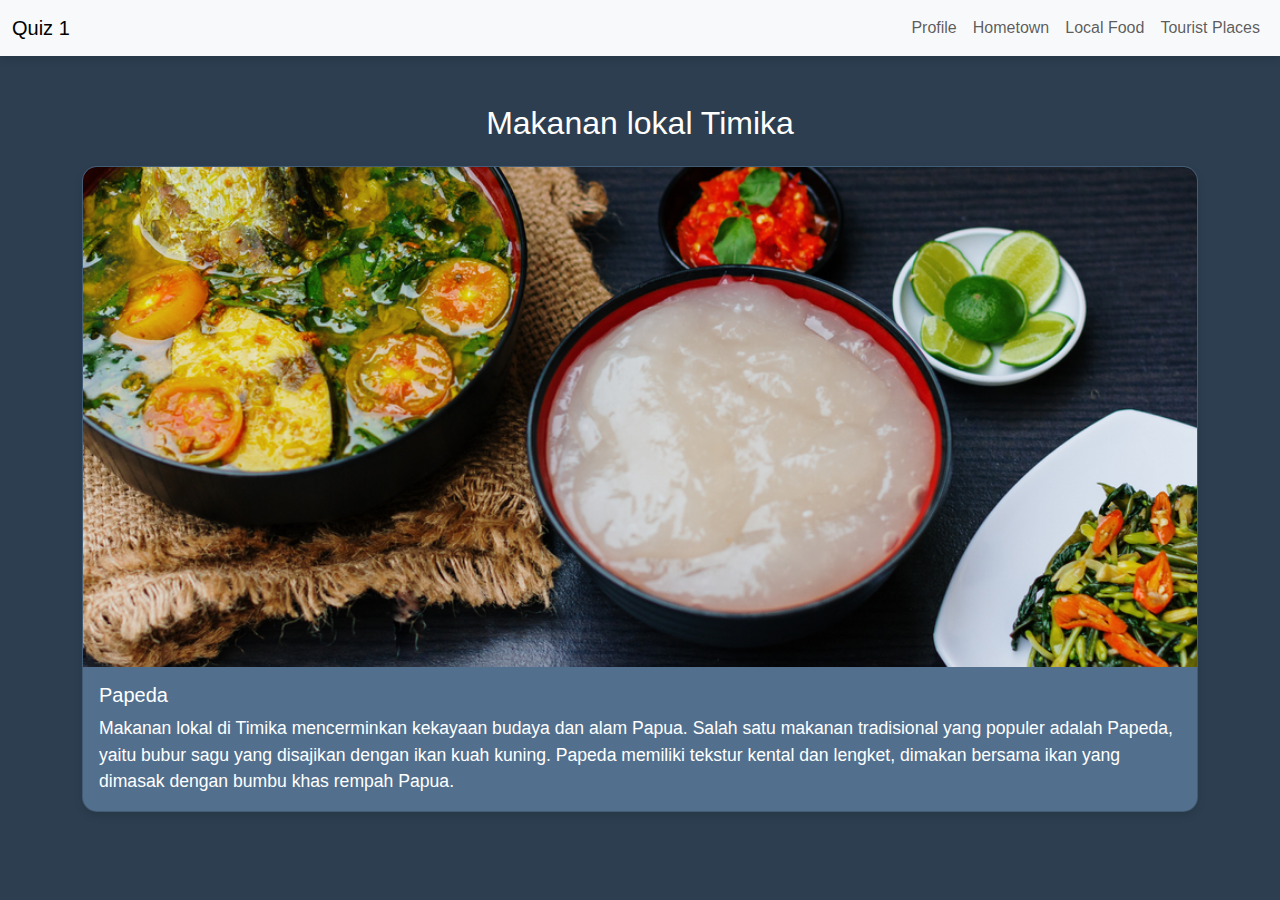
<file: food.html>
<!DOCTYPE html>
<html lang="en">
<head>
    <meta charset="UTF-8">
    <meta name="viewport" content="width=device-width, initial-scale=1.0">
    <title>Tourist Places | Triana's Website</title>
    <link href="https://cdn.jsdelivr.net/npm/bootstrap@5.3.0/dist/css/bootstrap.min.css" rel="stylesheet">
    <link rel="stylesheet" href="css/style.css">
</head>
<body>
    <nav class="navbar navbar-expand-lg navbar-light bg-light">
        <div class="container-fluid">
            <a class="navbar-brand" href="index.html">Quiz 1</a>
            <button class="navbar-toggler" type="button" data-bs-toggle="collapse" data-bs-target="#navbarNav" aria-controls="navbarNav" aria-expanded="false" aria-label="Toggle navigation">
                <span class="navbar-toggler-icon"></span>
            </button>
            <div class="collapse navbar-collapse" id="navbarNav">
                <ul class="navbar-nav ms-auto mb-2 mb-lg-0">
                    <li class="nav-item">
                        <a class="nav-link" href="profile.html">Profile</a>
                    </li>
                    <li class="nav-item">
                        <a class="nav-link" href="hometown.html">Hometown</a>
                    </li>
                    <li class="nav-item">
                        <a class="nav-link" href="food.html">Local Food</a>
                    </li>
                    <li class="nav-item">
                        <a class="nav-link" href="tourist.html">Tourist Places</a>
                    </li>
                </ul>
            </div>
        </div>
    </nav>    
    <div class="container mt-5">
        <h2 class="text-center">Makanan lokal Timika</h2>

        <div class="card mt-4">
            <img src="img/Papeda.jpg" class="card-img-top img-fluid" alt="Papeda">
            <div class="card-body">
                <h5 class="card-title">Papeda</h5>
                <p class="card-text">Makanan lokal di Timika mencerminkan kekayaan budaya dan alam Papua. Salah satu makanan tradisional yang populer adalah Papeda, yaitu bubur sagu yang disajikan dengan ikan kuah kuning. Papeda memiliki tekstur kental dan lengket, dimakan bersama ikan yang dimasak dengan bumbu khas rempah Papua. 
                </p>
            </div>
        </div>
    </div>

    <script src="https://cdn.jsdelivr.net/npm/bootstrap@5.3.0/dist/js/bootstrap.bundle.min.js"></script>
</body>
</html>
</file>
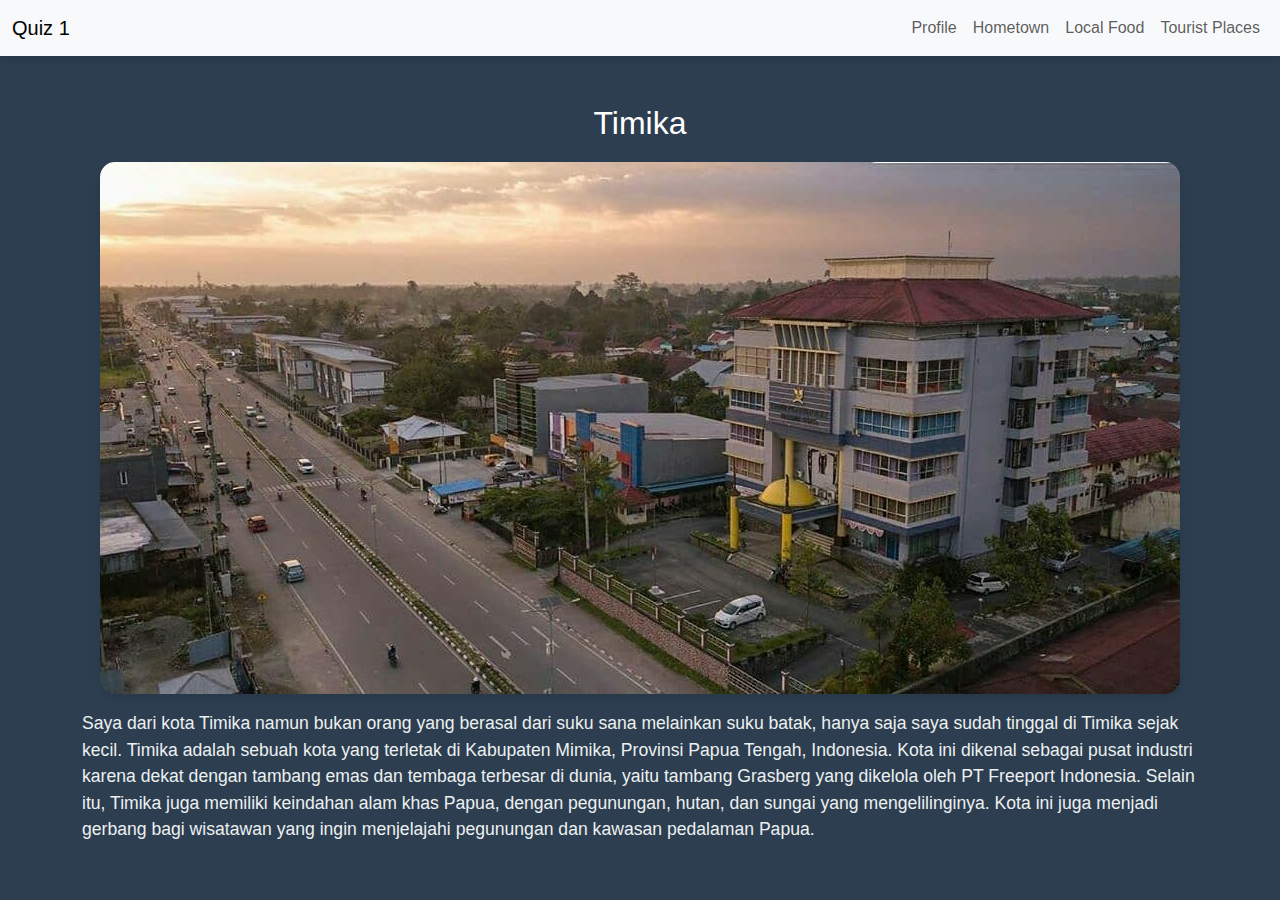
<file: hometown.html>
<!DOCTYPE html>
<html lang="en">
<head>
    <meta charset="UTF-8">
    <meta name="viewport" content="width=device-width, initial-scale=1.0">
    <title>Hometown | Timika</title>
    <link href="https://cdn.jsdelivr.net/npm/bootstrap@5.3.0/dist/css/bootstrap.min.css" rel="stylesheet">
    <link rel="stylesheet" href="css/style.css">
</head>
<body>
    <nav class="navbar navbar-expand-lg navbar-light bg-light">
        <div class="container-fluid">
            <a class="navbar-brand" href="index.html">Quiz 1</a>
            <button class="navbar-toggler" type="button" data-bs-toggle="collapse" data-bs-target="#navbarNav" aria-controls="navbarNav" aria-expanded="false" aria-label="Toggle navigation">
                <span class="navbar-toggler-icon"></span>
            </button>
            <div class="collapse navbar-collapse" id="navbarNav">
                <ul class="navbar-nav ms-auto mb-2 mb-lg-0">
                    <li class="nav-item">
                        <a class="nav-link" href="profile.html">Profile</a>
                    </li>
                    <li class="nav-item">
                        <a class="nav-link" href="hometown.html">Hometown</a>
                    </li>
                    <li class="nav-item">
                        <a class="nav-link" href="food.html">Local Food</a>
                    </li>
                    <li class="nav-item">
                        <a class="nav-link" href="tourist.html">Tourist Places</a>
                    </li>
                </ul>
            </div>
        </div>
    </nav>    
    <div class="container mt-5">
        <h2 class="text-center">Timika</h2>
        <img src="img/Kota_Timika.jpg" class="img-fluid hometown-img" alt="Timika">
        <p class="mt-3">Saya dari kota Timika namun bukan orang yang berasal dari suku sana melainkan suku batak, hanya saja saya sudah tinggal di Timika sejak kecil. Timika adalah sebuah kota yang terletak di Kabupaten Mimika, Provinsi Papua Tengah, Indonesia. Kota ini dikenal sebagai pusat industri karena dekat dengan tambang emas dan tembaga terbesar di dunia, yaitu tambang Grasberg yang dikelola oleh PT Freeport Indonesia. Selain itu, Timika juga memiliki keindahan alam khas Papua, dengan pegunungan, hutan, dan sungai yang mengelilinginya. Kota ini juga menjadi gerbang bagi wisatawan yang ingin menjelajahi pegunungan dan kawasan pedalaman Papua.</p>
    </div>
    <script src="https://cdn.jsdelivr.net/npm/bootstrap@5.3.0/dist/js/bootstrap.bundle.min.js"></script>
</body>
</html>
</file>
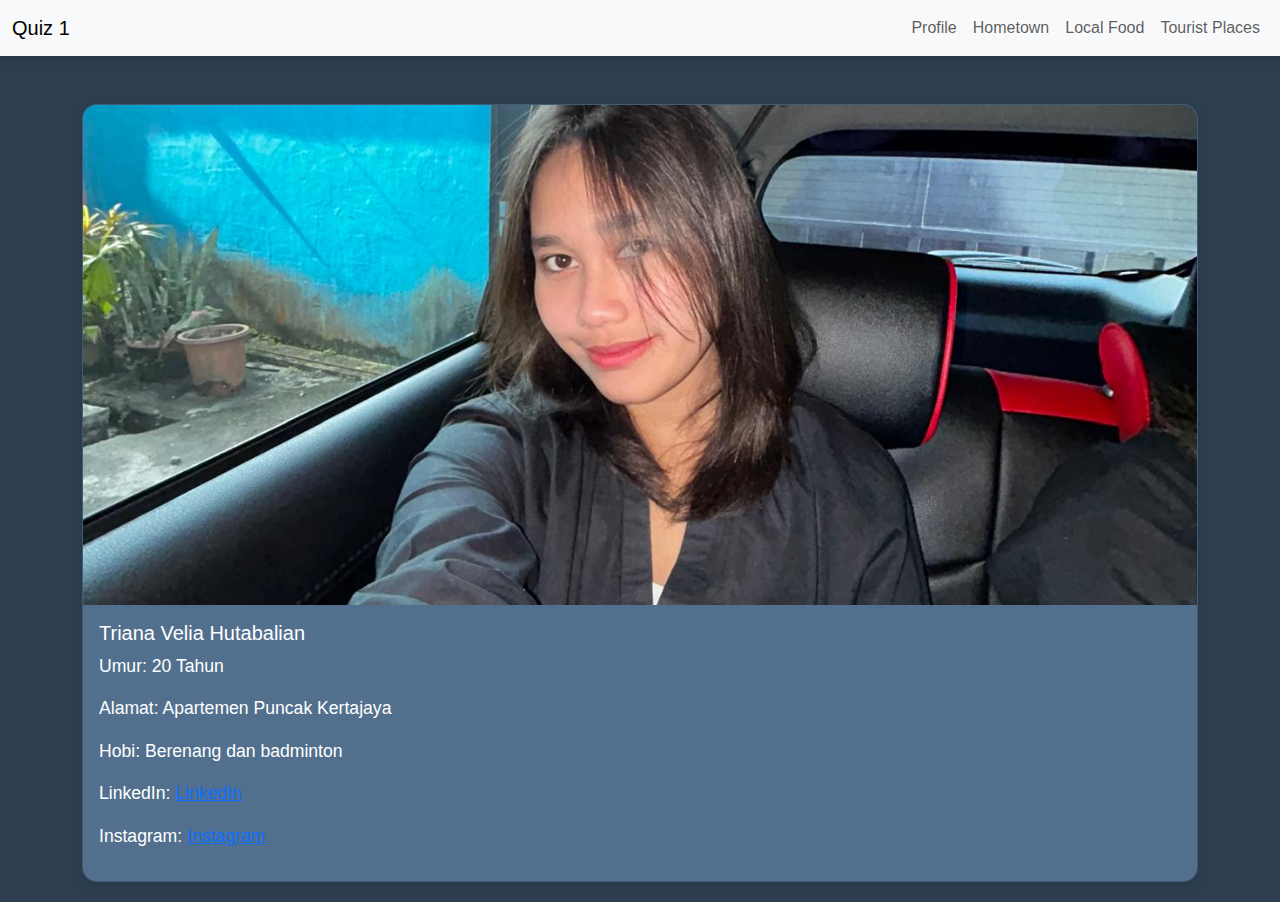
<file: profile.html>
<!DOCTYPE html>
<html lang="en">
<head>
    <meta charset="UTF-8">
    <meta name="viewport" content="width=device-width, initial-scale=1.0">
    <title>Profile | Triana Velia</title>
    <link href="https://cdn.jsdelivr.net/npm/bootstrap@5.3.0/dist/css/bootstrap.min.css" rel="stylesheet">
    <link rel="stylesheet" href="css/style.css">
</head>
<body>
    <nav class="navbar navbar-expand-lg navbar-light bg-light">
        <div class="container-fluid">
            <a class="navbar-brand" href="index.html">Quiz 1</a>
            <button class="navbar-toggler" type="button" data-bs-toggle="collapse" data-bs-target="#navbarNav" aria-controls="navbarNav" aria-expanded="false" aria-label="Toggle navigation">
                <span class="navbar-toggler-icon"></span>
            </button>
            <div class="collapse navbar-collapse" id="navbarNav">
                <ul class="navbar-nav ms-auto mb-2 mb-lg-0">
                    <li class="nav-item">
                        <a class="nav-link" href="profile.html">Profile</a>
                    </li>
                    <li class="nav-item">
                        <a class="nav-link" href="hometown.html">Hometown</a>
                    </li>
                    <li class="nav-item">
                        <a class="nav-link" href="food.html">Local Food</a>
                    </li>
                    <li class="nav-item">
                        <a class="nav-link" href="tourist.html">Tourist Places</a>
                    </li>
                </ul>
            </div>
        </div>
    </nav>    
    <div class="container mt-5">
        <div class="card">
            <img src="img/Profil.jpg" class="card-img-top img-fluid" alt="Triana Velia">
            <div class="card-body">
                <h5 class="card-title">Triana Velia Hutabalian</h5>
                <p>Umur: 20 Tahun</p>
                <p>Alamat: Apartemen Puncak Kertajaya</p>
                <p>Hobi: Berenang dan badminton</p>
                <p>LinkedIn: <a href="https://www.linkedin.com/in/triana-hutabalian-a0aa63288/" target="_blank">LinkedIn</a></p>
                <p>Instagram: <a href="https://www.instagram.com/trivelia_/" target="_blank">Instagram</a></p>
            </div>
        </div>
    </div>
    <script src="https://cdn.jsdelivr.net/npm/bootstrap@5.3.0/dist/js/bootstrap.bundle.min.js"></script>
</body>
</html>
</file>
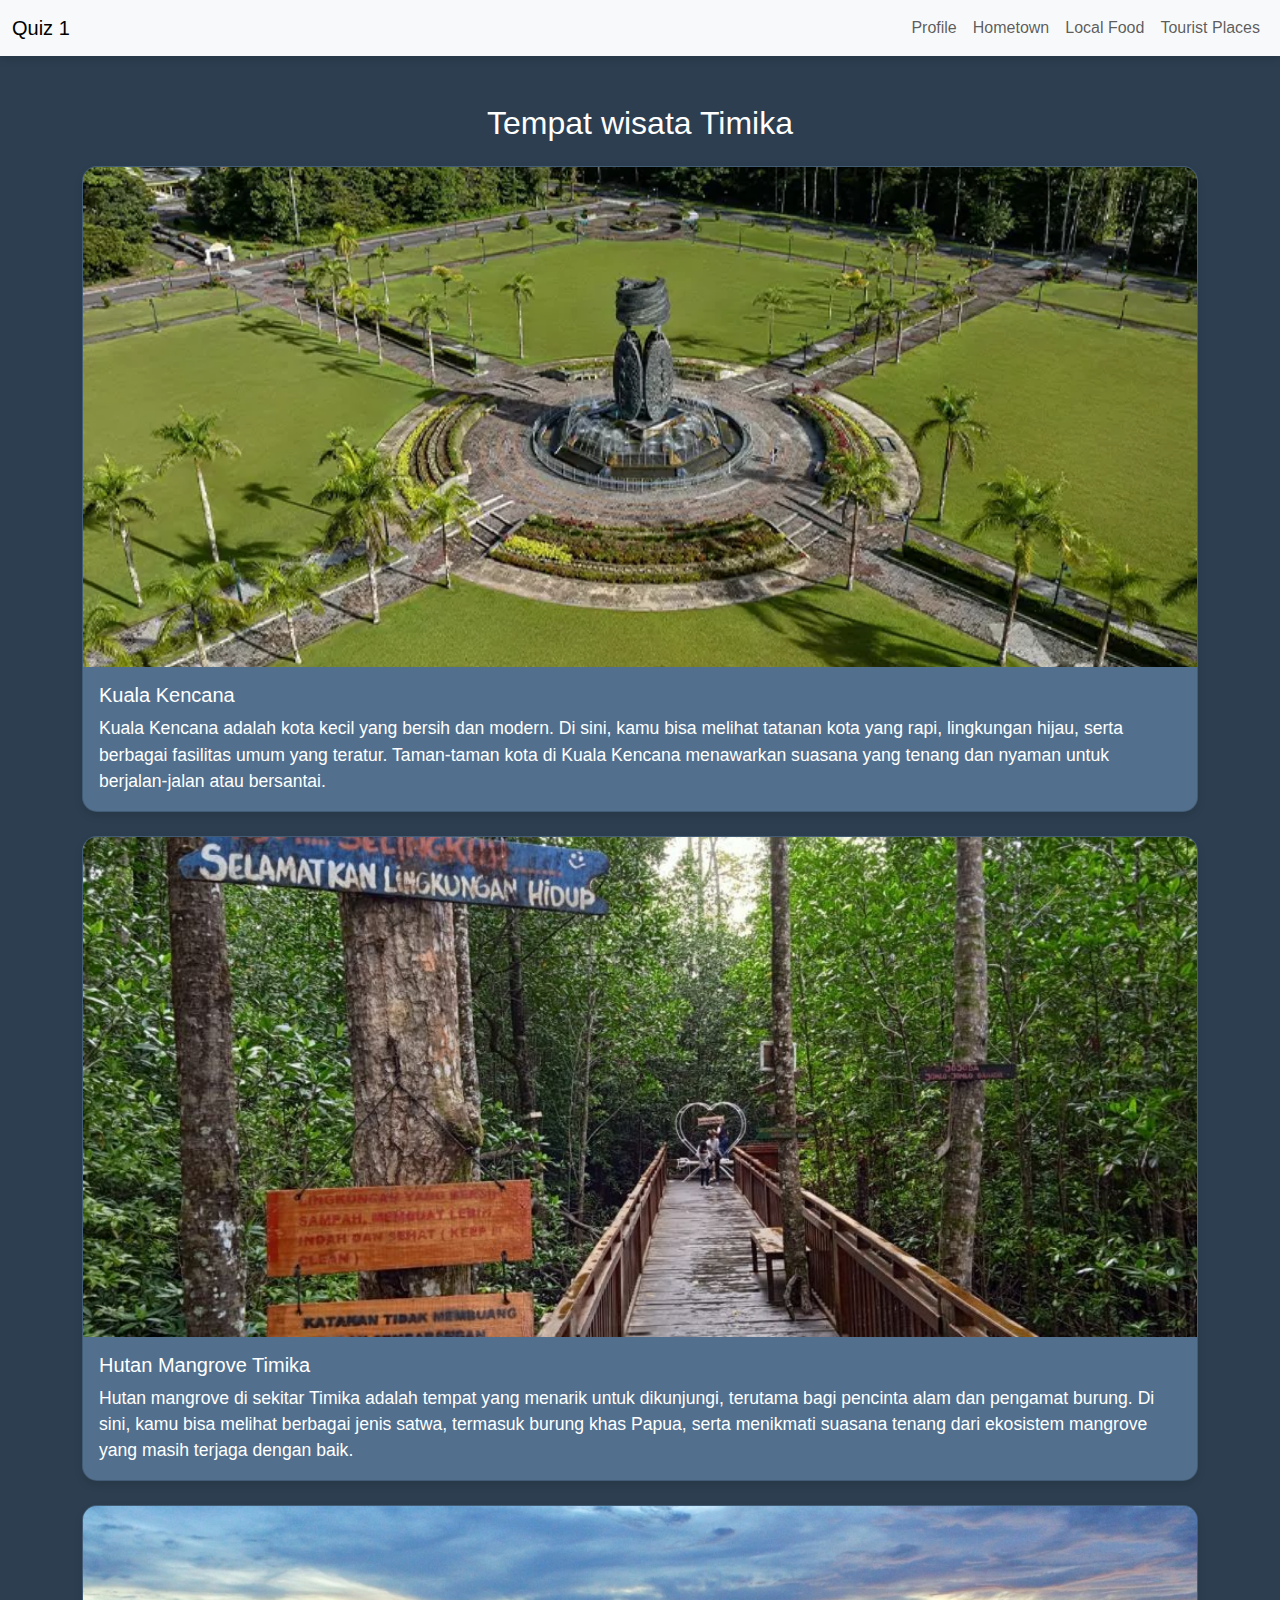
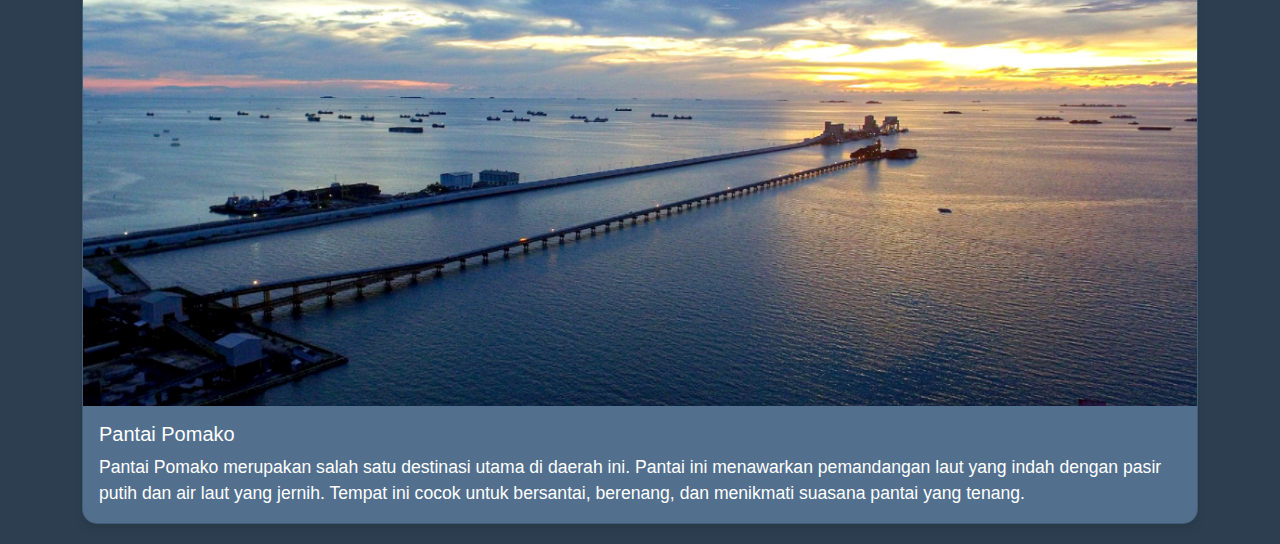
<file: tourist.html>
<!DOCTYPE html>
<html lang="en">
<head>
    <meta charset="UTF-8">
    <meta name="viewport" content="width=device-width, initial-scale=1.0">
    <title>Local Food | Timika</title>
    <link href="https://cdn.jsdelivr.net/npm/bootstrap@5.3.0/dist/css/bootstrap.min.css" rel="stylesheet">
    <link rel="stylesheet" href="css/style.css">
</head>
<body>
    <nav class="navbar navbar-expand-lg navbar-light bg-light">
        <div class="container-fluid">
            <a class="navbar-brand" href="index.html">Quiz 1</a>
            <button class="navbar-toggler" type="button" data-bs-toggle="collapse" data-bs-target="#navbarNav" aria-controls="navbarNav" aria-expanded="false" aria-label="Toggle navigation">
                <span class="navbar-toggler-icon"></span>
            </button>
            <div class="collapse navbar-collapse" id="navbarNav">
                <ul class="navbar-nav ms-auto mb-2 mb-lg-0">
                    <li class="nav-item">
                        <a class="nav-link" href="profile.html">Profile</a>
                    </li>
                    <li class="nav-item">
                        <a class="nav-link" href="hometown.html">Hometown</a>
                    </li>
                    <li class="nav-item">
                        <a class="nav-link" href="food.html">Local Food</a>
                    </li>
                    <li class="nav-item">
                        <a class="nav-link" href="tourist.html">Tourist Places</a>
                    </li>
                </ul>
            </div>
        </div>
    </nav>    
    <div class="container mt-5">
        <h2 class="text-center">Tempat wisata Timika</h2>

        <!-- Kuala Kencana -->
        <div class="card mt-4">
            <img src="img/Kuala-Kencana.jpg" class="card-img-top img-fluid" alt="Kuala Kencana">
            <div class="card-body">
                <h5 class="card-title">Kuala Kencana</h5>
                <p class="card-text">Kuala Kencana adalah kota kecil yang bersih dan modern. Di sini, kamu bisa melihat tatanan kota yang rapi, lingkungan hijau, serta berbagai fasilitas umum yang teratur. Taman-taman kota di Kuala Kencana menawarkan suasana yang tenang dan nyaman untuk berjalan-jalan atau bersantai.
                </p>
            </div>
        </div>

        <!-- Hutan Mangrove -->
        <div class="card mt-4">
            <img src="img/Hutan mangrove.jpg" class="card-img-top img-fluid" alt="Hutan Mangrove">
            <div class="card-body">
                <h5 class="card-title">Hutan Mangrove Timika</h5>
                <p class="card-text">Hutan mangrove di sekitar Timika adalah tempat yang menarik untuk dikunjungi, terutama bagi pencinta alam dan pengamat burung. Di sini, kamu bisa melihat berbagai jenis satwa, termasuk burung khas Papua, serta menikmati suasana tenang dari ekosistem mangrove yang masih terjaga dengan baik.
                </p>
            </div>
        </div>

        <!-- Pantai Pomako -->
        <div class="card mt-4">
            <img src="img/pantai pomako.jpg" class="card-img-top img-fluid" alt="Pantai Pomako">
            <div class="card-body">
                <h5 class="card-title">Pantai Pomako</h5>
                <p class="card-text">Pantai Pomako merupakan salah satu destinasi utama di daerah ini. Pantai ini menawarkan pemandangan laut yang indah dengan pasir putih dan air laut yang jernih. Tempat ini cocok untuk bersantai, berenang, dan menikmati suasana pantai yang tenang.</p>
            </div>
        </div>
    </div>

    <script src="https://cdn.jsdelivr.net/npm/bootstrap@5.3.0/dist/js/bootstrap.bundle.min.js"></script>
</body>
</html>
</file>
<file: css/style.css>
body {
    font-family: 'roboto', sans-serif;
    background-color: #2c3e50; 
    color: #ecf0f1;
}

.navbar {
    box-shadow: 0 4px 8px rgba(0,0,0,0.1);
}

h1.welcome-text {
    font-size: 3rem;
    color: #d2d1d1;
    font-weight: bold;
}

.btn {
    display: middle;
    justify-content: center;
    align-items: center;
    text-decoration: none;
    padding: 10px 20px;
    border: none;
    outline: none;
    border-radius: 4px;
    background-color: #2980b9; 
    color: #c1fbdb;
}

.btn:hover {
    background-color: #2cb3c8; 
}


.card {
    margin-bottom: 20px;
    border-radius: 15px;
    overflow: hidden;
    box-shadow: 0 4px 8px rgba(0,0,0,0.1);
    color: #ffffff;
    background-color: #52708e;
}

.card-img-top {
    height: 500px;
    object-fit: cover;
    transition: transform 0.3s ease-in-out;
}
.card-img-top:hover {
    transform: scale(1.05);
}

.hometown-img {
    max-width: 100%; 
    height: auto; 
    border-radius: 15px; 
    box-shadow: 0 4px 8px rgba(0, 0, 0, 0.1); 
    display: block; 
    margin: 0 auto; 
    transition: transform 0.3s ease-in-out;
}
.hometown-img:hover {
    transform: scale(1.05);
}

.hometown {
    overflow: hidden; 
}

h2 {
    color: #ffffff;
    margin-bottom: 20px;
}

p {
    font-size: 1.1rem;
}

@media (max-width: 768px) {
    .card-img-top {
        height: auto;
    }
    .navbar {
        padding: 10px;
    }
    h1.welcome-text {
        font-size: 2.5rem;
    }
}

@keyframes fadeIn {
    from { opacity: 0; }
    to { opacity: 1; }
}
.welcome-text {
    animation: fadeIn 1.5s ease-in-out;
}
</file>
